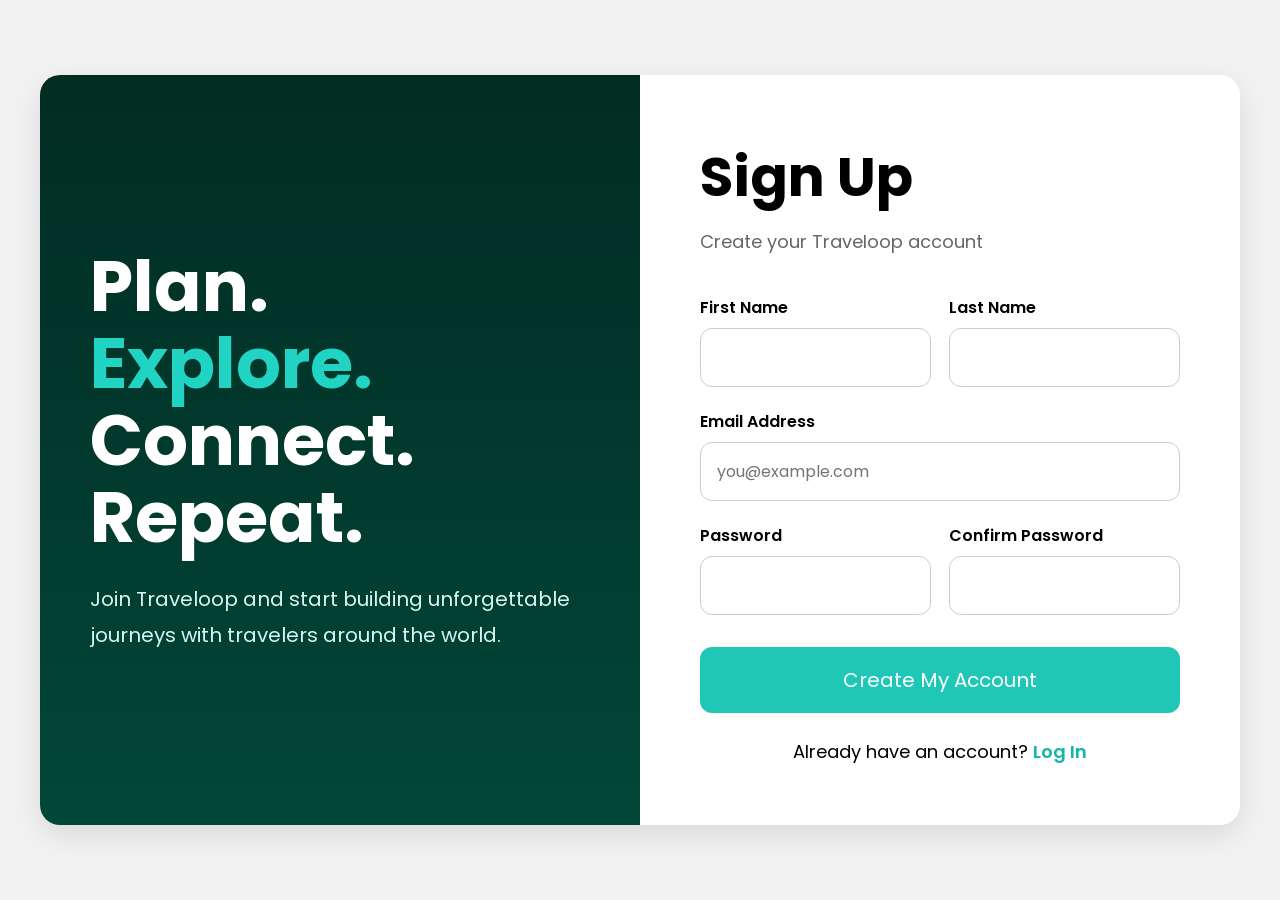
<file: traveloop/traveloop/templates/login.html>
<!DOCTYPE html>
<html lang="en">
<head>
  <meta charset="UTF-8" />
  <meta name="viewport" content="width=device-width, initial-scale=1.0"/>
  <title>Traveloop Sign Up</title>

  <link rel="preconnect" href="https://fonts.googleapis.com">
  <link rel="preconnect" href="https://fonts.gstatic.com" crossorigin>
  <link href="https://fonts.googleapis.com/css2?family=Poppins:wght@300;400;500;600;700&display=swap" rel="stylesheet">

  <style>

    *{
      margin:0;
      padding:0;
      box-sizing:border-box;
      font-family:'Poppins',sans-serif;
    }

    body{
      background:#f2f2f2;
      display:flex;
      justify-content:center;
      align-items:center;
      min-height:100vh;
      padding:20px;
    }

    .container{
      width:100%;
      max-width:1200px;
      background:white;
      border-radius:20px;
      overflow:hidden;
      display:grid;
      grid-template-columns:1fr 1fr;
      box-shadow:0 10px 30px rgba(0,0,0,0.1);
    }

    

    .left{
      background:linear-gradient(180deg,#022c22,#014737);
      color:white;
      padding:60px 50px;
      display:flex;
      flex-direction:column;
      justify-content:center;
    }

    .left h1{
      font-size:70px;
      line-height:1.1;
      margin-bottom:25px;
      font-weight:700;
    }

    .left span{
      color:#20d3c2;
    }

    .left p{
      font-size:20px;
      line-height:1.8;
      color:#d7f5f2;
    }

  

    .right{
      padding:60px;
    }

    .right h2{
      font-size:55px;
      margin-bottom:10px;
    }

    .subtitle{
      color:#666;
      margin-bottom:40px;
      font-size:18px;
    }

    .form-group{
      margin-bottom:22px;
    }

    label{
      display:block;
      margin-bottom:8px;
      font-weight:600;
    }

    input{
      width:100%;
      padding:16px;
      border:1px solid #ccc;
      border-radius:12px;
      font-size:16px;
      outline:none;
    }

    input:focus{
      border-color:#14b8a6;
    }

    .row{
      display:grid;
      grid-template-columns:1fr 1fr;
      gap:18px;
    }

    .btn{
      width:100%;
      padding:18px;
      border:none;
      border-radius:12px;
      background:#20c7b7;
      color:white;
      font-size:20px;
      cursor:pointer;
      margin-top:10px;
      transition:0.3s;
    }

    .btn:hover{
      background:#0ea596;
    }

    .error{
      color:red;
      font-size:14px;
      margin-top:6px;
      display:none;
    }

    .bottom-text{
      text-align:center;
      margin-top:25px;
      font-size:18px;
    }

    .bottom-text a{
      color:#14b8a6;
      text-decoration:none;
      font-weight:600;
    }

    @media(max-width:900px){

      .container{
        grid-template-columns:1fr;
      }

      .left{
        display:none;
      }

      .right{
        padding:40px 25px;
      }

      .right h2{
        font-size:42px;
      }

      .row{
        grid-template-columns:1fr;
      }
    }

  </style>
</head>
<body>


  <div class="container">

    
    <div class="left">
      <h1>
        Plan.<br>
        <span>Explore.</span><br>
        Connect.<br>
        Repeat.
      </h1>

      <p>
        Join Traveloop and start building unforgettable journeys with travelers around the world.
      </p>
    </div>

  
    <div class="right">

      <h2>Sign Up</h2>
      <p class="subtitle">Create your Traveloop account</p>

      <form id="signupForm">

        <div class="row">

          <div class="form-group">
            <label>First Name</label>
            <input type="text" id="firstName" required>
          </div>

          <div class="form-group">
            <label>Last Name</label>
            <input type="text" id="lastName" required>
          </div>

        </div>

        <div class="form-group">
          <label>Email Address</label>
          <input type="text" id="email" placeholder="you@example.com">

          <div class="error" id="emailError">
            Invalid email address
          </div>
        </div>

        <div class="row">

          <div class="form-group">
            <label>Password</label>
            <input type="password" id="password">

            <div class="error" id="passwordError">
              Password must contain:
              8 characters, uppercase, lowercase,
              number and special character
            </div>
          </div>

          <div class="form-group">
            <label>Confirm Password</label>
            <input type="password" id="confirmPassword">

            <div class="error" id="confirmError">
              Passwords do not match
            </div>
          </div>

        </div>

        <button type="submit" class="btn">
          Create My Account
        </button>

      </form>

      <div class="bottom-text">
        Already have an account?
        <a href="login.html">Log In</a>
      </div>

    </div>

  </div>

  <script>

    const form = document.getElementById("signupForm");

    form.addEventListener("submit", function(e){

      e.preventDefault();

      const email = document.getElementById("email").value.trim();
      const password = document.getElementById("password").value;
      const confirmPassword = document.getElementById("confirmPassword").value;

      const emailError = document.getElementById("emailError");
      const passwordError = document.getElementById("passwordError");
      const confirmError = document.getElementById("confirmError");

      
      emailError.style.display = "none";
      passwordError.style.display = "none";
      confirmError.style.display = "none";

      let valid = true;

      
      const emailPattern =
      /^[^\s@]+@[^\s@]+\.[^\s@]+$/;

      if(!emailPattern.test(email)){
        emailError.style.display = "block";
        valid = false;
      }

      
      const passwordPattern =
      /^(?=.*[a-z])(?=.*[A-Z])(?=.*\d)(?=.*[@$!%*?&])[A-Za-z\d@$!%*?&]{8,}$/;

      if(!passwordPattern.test(password)){
        passwordError.style.display = "block";
        valid = false;
      }

      
      if(password !== confirmPassword){
        confirmError.style.display = "block";
        valid = false;
      }

      
      if(valid){

        alert("Account Created Successfully!");

      
        window.location.href = "index.html";
      }

    });

  </script>
</body>
</html>
</file>
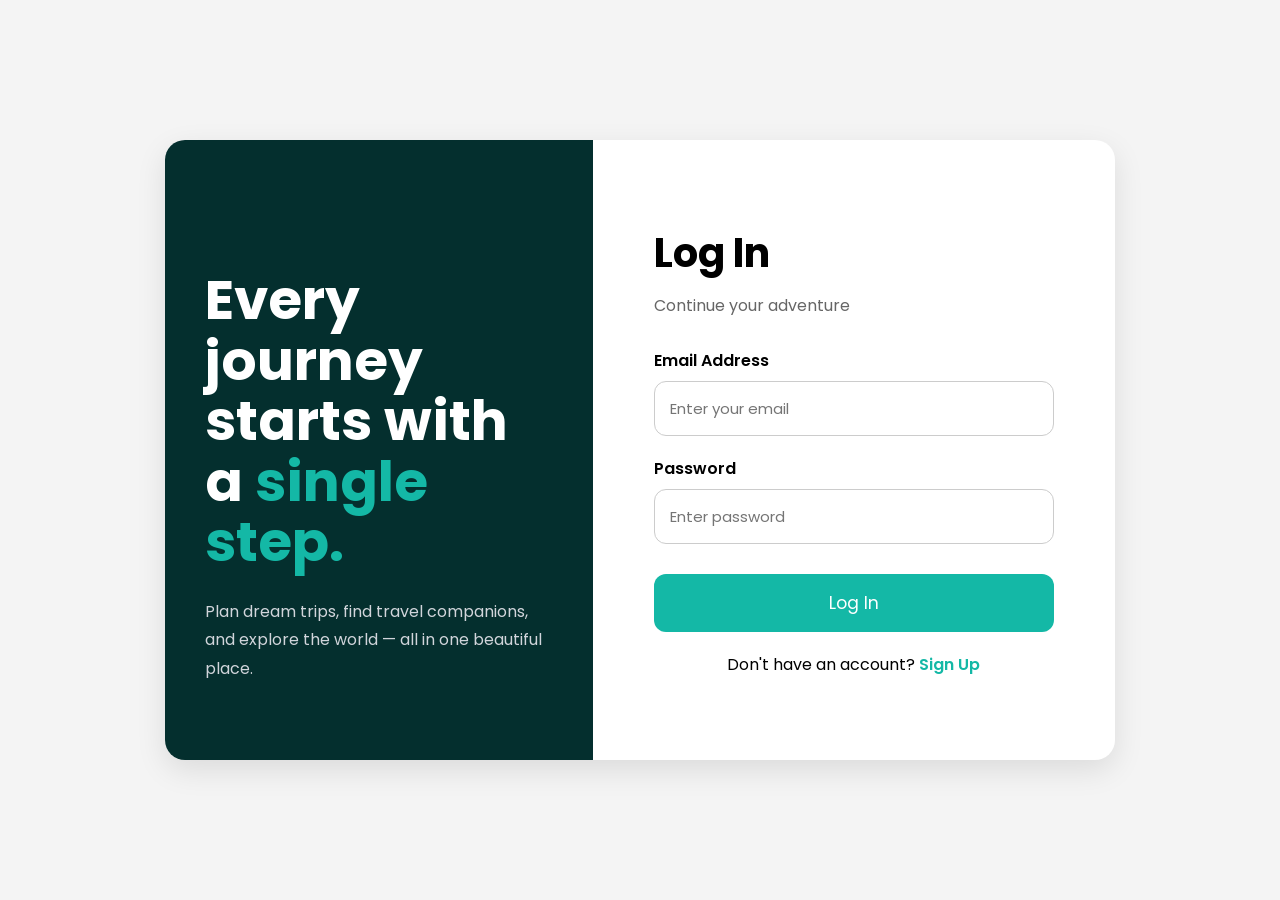
<file: traveloop/traveloop/templates/sign.html>
<!DOCTYPE html>
<html lang="en">
<head>
<meta charset="UTF-8">
<meta name="viewport" content="width=device-width, initial-scale=1.0">
<title>Traveloop Login</title>

<link href="https://fonts.googleapis.com/css2?family=Poppins:wght@300;400;500;600;700&display=swap" rel="stylesheet">

<style>

*{
    margin:0;
    padding:0;
    box-sizing:border-box;
    font-family:'Poppins',sans-serif;
}

body{
    height:100vh;
    display:flex;
    justify-content:center;
    align-items:center;
    background:#f4f4f4;
}

.container{
    width:950px;
    max-width:95%;
    height:620px;
    background:white;
    border-radius:20px;
    overflow:hidden;
    display:flex;
    box-shadow:0 10px 30px rgba(0,0,0,0.1);
}

/* LEFT */

.left{
    width:45%;
    background:#042f2e;
    color:white;
    padding:50px 40px;
    position:relative;
}

.left h1{
    font-size:55px;
    line-height:1.1;
    margin-top:80px;
    margin-bottom:25px;
}

.left span{
    color:#14b8a6;
}

.left p{
    color:#d1d5db;
    line-height:1.8;
    margin-bottom:70px;
}

.stats{
    display:flex;
    gap:30px;
}

.stats h2{
    font-size:35px;
}

.stats p{
    font-size:14px;
}

/* RIGHT */

.right{
    width:55%;
    display:flex;
    justify-content:center;
    align-items:center;
    padding:40px;
}

.form-box{
    width:100%;
    max-width:400px;
}

.form-box h2{
    font-size:40px;
    margin-bottom:10px;
}

.subtitle{
    color:#666;
    margin-bottom:30px;
}

.input-group{
    margin-bottom:20px;
}

.input-group label{
    display:block;
    margin-bottom:8px;
    font-weight:600;
}

.input-group input{
    width:100%;
    padding:15px;
    border:1px solid #ccc;
    border-radius:12px;
    outline:none;
    font-size:15px;
}

.input-group input:focus{
    border-color:#14b8a6;
}

.error{
    color:red;
    font-size:14px;
    margin-top:5px;
}

.login-btn{
    width:100%;
    padding:16px;
    border:none;
    background:#14b8a6;
    color:white;
    font-size:17px;
    border-radius:12px;
    cursor:pointer;
    margin-top:10px;
    transition:0.3s;
}

.login-btn:hover{
    background:#0f766e;
}

.signup-text{
    text-align:center;
    margin-top:20px;
}

.signup-text a{
    color:#14b8a6;
    text-decoration:none;
    font-weight:600;
}

@media(max-width:850px){

    .container{
        flex-direction:column;
        height:auto;
    }

    .left,
    .right{
        width:100%;
    }

    .left h1{
        font-size:40px;
    }
}

</style>
</head>

<body>

<div class="container">

    <!-- LEFT SIDE -->

    <div class="left">

        <h1>
            Every journey starts with a
            <span>single step.</span>
        </h1>

        <p>
            Plan dream trips, find travel companions,
            and explore the world — all in one beautiful place.
        </p>

        <div class="stats">

            <div>
                <h2>50K+</h2>
                <p>Travelers</p>
            </div>

            <div>
                <h2>120+</h2>
                <p>Countries</p>
            </div>

            <div>
                <h2>8K+</h2>
                <p>Groups</p>
            </div>

        </div>

    </div>

    <!-- RIGHT SIDE -->

    <div class="right">

        <div class="form-box">

            <h2>Log In</h2>

            <p class="subtitle">
                Continue your adventure
            </p>

            <form id="loginForm">

                <!-- EMAIL -->

                <div class="input-group">

                    <label>Email Address</label>

                    <input 
                        type="text"
                        id="email"
                        placeholder="Enter your email"
                    >

                    <div class="error" id="emailError"></div>

                </div>

                <!-- PASSWORD -->

                <div class="input-group">

                    <label>Password</label>

                    <input
                        type="password"
                        id="password"
                        placeholder="Enter password"
                    >

                    <div class="error" id="passwordError"></div>

                </div>

                <button type="submit" class="login-btn">
                    Log In
                </button>

            </form>

            <div class="signup-text">
                Don't have an account?
                <a href="signup.html">Sign Up</a>
            </div>

        </div>

    </div>

</div>

<script>

const form = document.getElementById("loginForm");

form.addEventListener("submit", function(e){

    e.preventDefault();

    const email = document.getElementById("email").value.trim();
    const password = document.getElementById("password").value.trim();

    const emailError = document.getElementById("emailError");
    const passwordError = document.getElementById("passwordError");

    emailError.textContent = "";
    passwordError.textContent = "";

    let isValid = true;

    /* EMAIL VALIDATION */

    const emailPattern =
    /^[^ ]+@[^ ]+\.[a-z]{2,3}$/;

    if(email === ""){

        emailError.textContent =
        "Email is required";

        isValid = false;

    }
    else if(!emailPattern.test(email)){

        emailError.textContent =
        "Invalid email address";

        isValid = false;
    }

    /* PASSWORD VALIDATION */

    const passwordPattern =
    /^(?=.*[a-z])(?=.*[A-Z])(?=.*\d)(?=.*[@$!%*?&])[A-Za-z\d@$!%*?&]{8,}$/;

    if(password === ""){

        passwordError.textContent =
        "Password is required";

        isValid = false;
    }
    else if(!passwordPattern.test(password)){

        passwordError.textContent =
        "Password must contain:\n8 characters, uppercase, lowercase, number and special character";

        isValid = false;
    }

    /* SUCCESS */

    if(isValid){

        alert("Login Successful!");

        /* MOVE TO HOME PAGE */

        window.location.href = "index.html";
    }

});

</script>

</body>
</html>
</file>
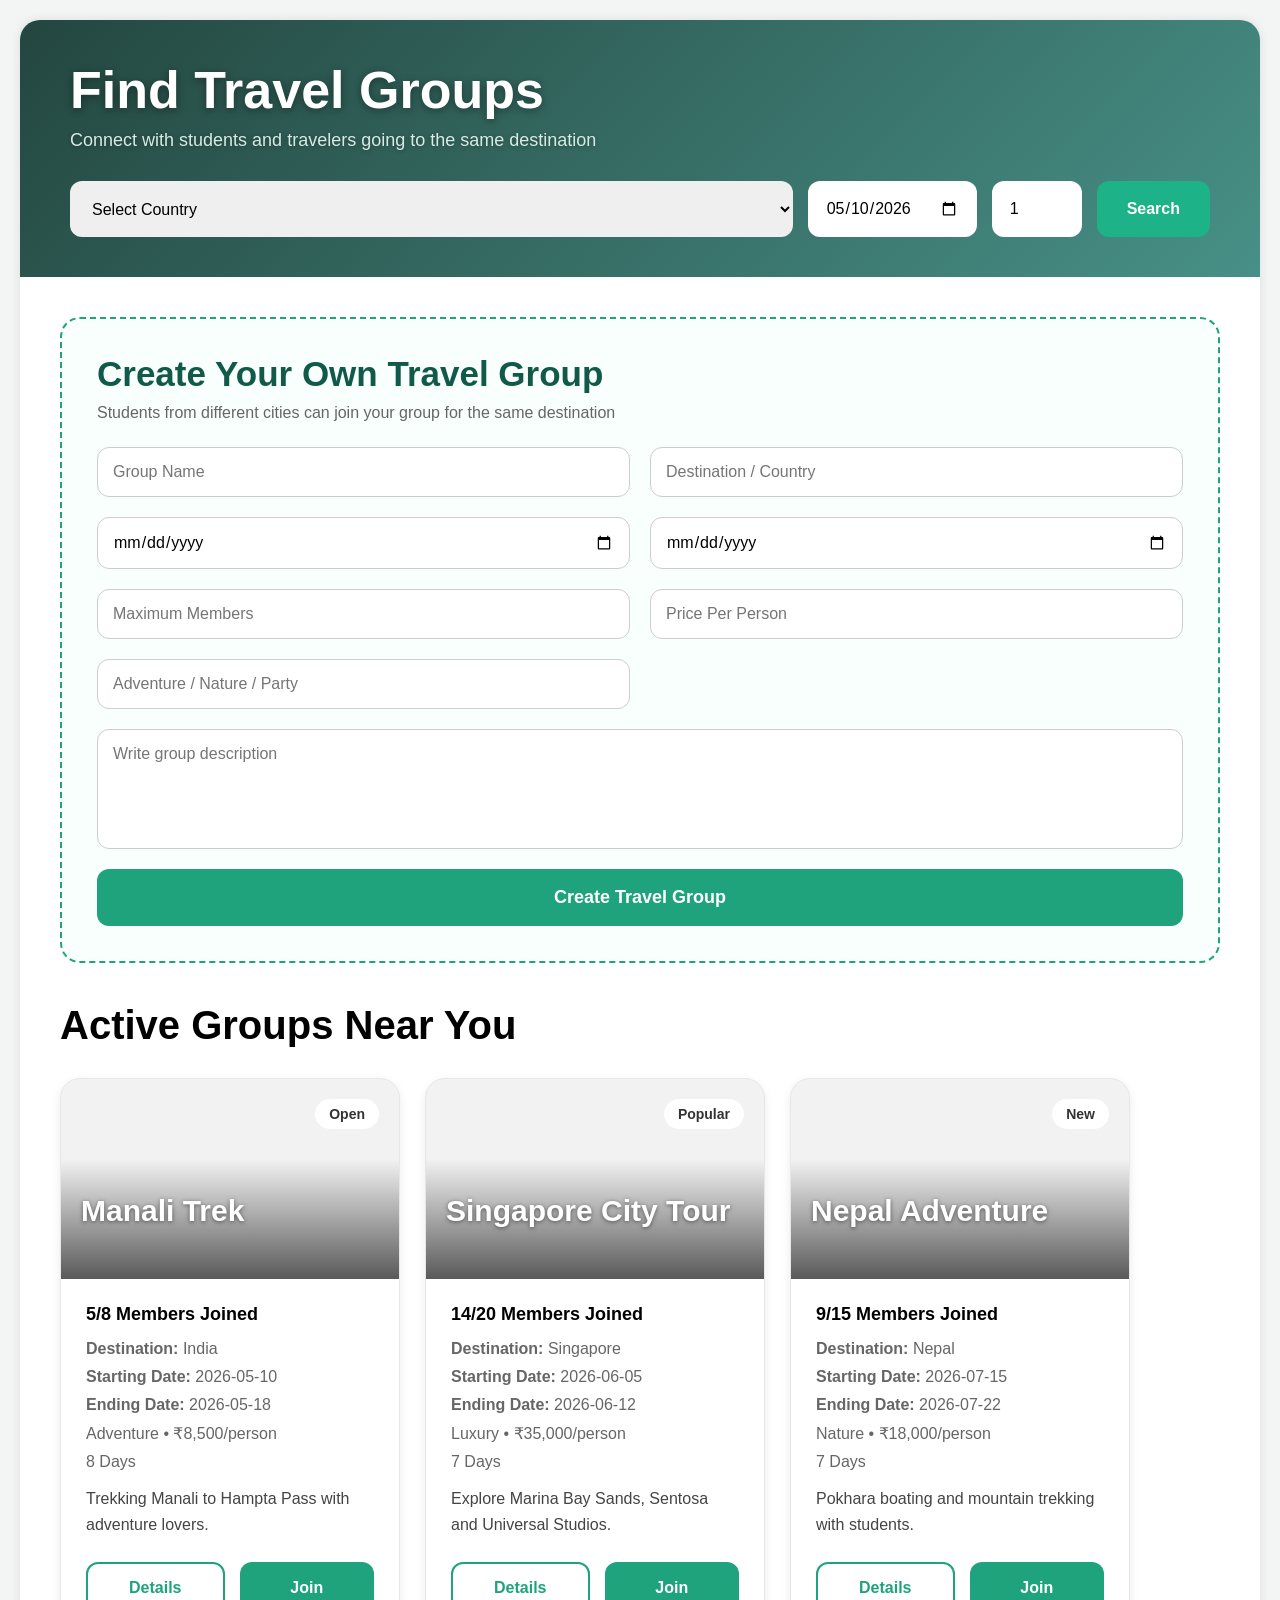
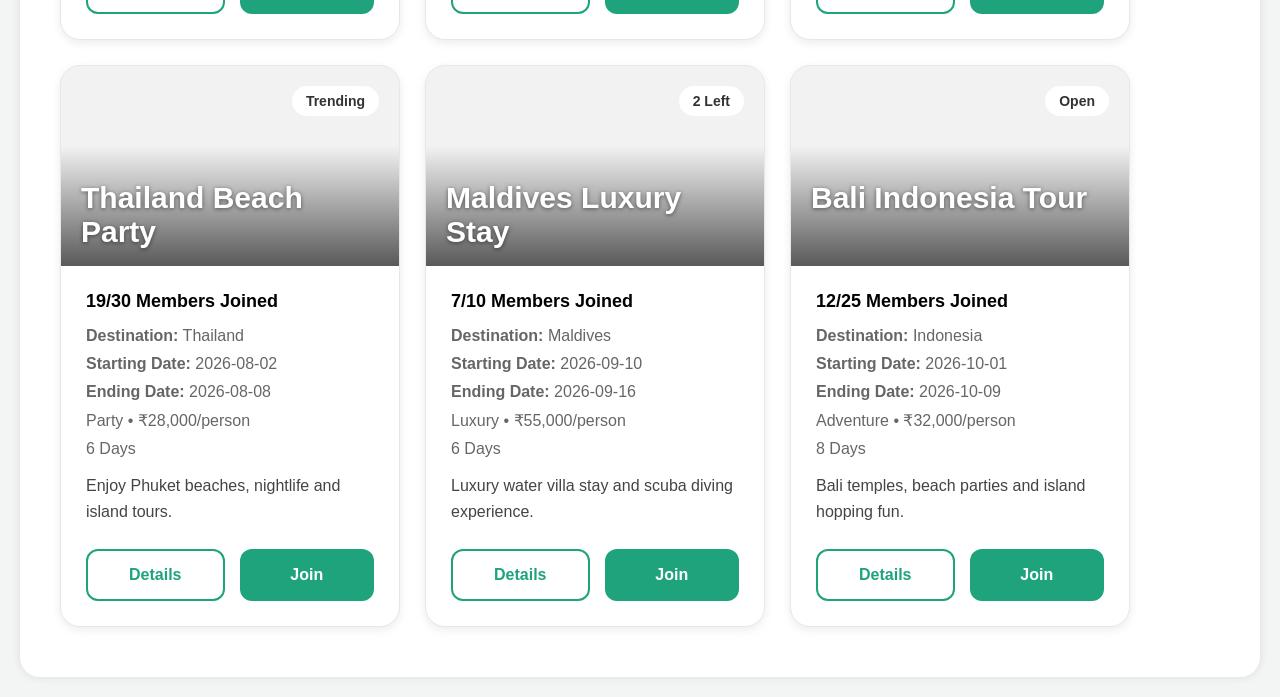
<file: traveloop/traveloop/templates/travel.html>
<!DOCTYPE html>
<html lang="en">

<head>

<meta charset="UTF-8">
<meta name="viewport" content="width=device-width, initial-scale=1.0"/>
<title>Dynamic Travel Groups</title>

<style>

*{
  margin:0;
  padding:0;
  box-sizing:border-box;
  font-family:Arial,sans-serif;
}

body{
  background:#f3f5f4;
  padding:20px;
}

.container{
  max-width:1300px;
  margin:auto;
  background:white;
  border-radius:20px;
  overflow:hidden;
  box-shadow:0 0 10px rgba(0,0,0,0.1);
}

/* =============================================
   HERO SECTION
   Natural landscape background image is set here.
   The dark green gradient overlays the image for
   readability of text on top.

   ✏️  TO CHANGE THE BACKGROUND IMAGE:
       Find the .hero rule below and change the URL
       inside background-image to any image URL.
       Example:
         background-image: url('https://your-image-url.jpg');
       Keep the gradient overlay so text stays readable.
============================================= */
.hero{
  position: relative;
  padding:40px 50px;
  color:white;
  overflow: hidden;

  /* ✏️  HERO BACKGROUND IMAGE — change this URL to update the background */
  background-image: url('https://images.unsplash.com/photo-1469474968028-56623f02e42e?w=1400&q=80');
  background-size: cover;
  background-position: center;
  background-repeat: no-repeat;
}

/* Dark green gradient overlay on top of the image
   so that title and search text are readable */
.hero::before{
  content:'';
  position:absolute;
  inset:0;
  background: linear-gradient(135deg,
    rgba(5, 45, 37, 0.88) 0%,
    rgba(10, 107, 95, 0.75) 100%
  );
  z-index:0;
}

/* All hero children sit above the overlay */
.hero > *{
  position: relative;
  z-index: 1;
}

.hero h1{
  font-size:52px;
  margin-bottom:10px;
  text-shadow: 0 2px 8px rgba(0,0,0,0.4);
}

.hero p{
  color:#d6ebe4;
  font-size:18px;
  margin-bottom:30px;
  text-shadow: 0 1px 4px rgba(0,0,0,0.3);
}

/* SEARCH */

.search-bar{
  display:flex;
  gap:15px;
  flex-wrap:wrap;
}

.search-input,
.search-select{
  padding:18px;
  border:none;
  border-radius:12px;
  font-size:16px;
  outline:none;
}

.search-input{
  flex:1;
  min-width:250px;
}

.search-btn{
  background:#1db287;
  color:white;
  border:none;
  padding:18px 30px;
  border-radius:12px;
  cursor:pointer;
  font-size:16px;
  font-weight:bold;
}

.search-btn:hover{
  background:#158f6c;
}

/* CREATE GROUP */

.create-group{
  margin:40px;
  padding:35px;
  border-radius:20px;
  border:2px dashed #1ea37d;
  background:#f8fffc;
}

.create-group h2{
  font-size:35px;
  color:#115948;
  margin-bottom:10px;
}

.create-group p{
  color:#666;
  margin-bottom:25px;
}

.form-grid{
  display:grid;
  grid-template-columns:1fr 1fr;
  gap:20px;
}

.form-grid input,
.form-grid select,
.form-grid textarea{
  width:100%;
  padding:15px;
  border-radius:12px;
  border:1px solid #ccc;
  font-size:16px;
}

.form-grid textarea{
  resize:none;
  height:120px;
}

.full-width{
  grid-column:1/3;
}

.create-btn{
  margin-top:20px;
  width:100%;
  padding:18px;
  border:none;
  background:#1ea37d;
  color:white;
  border-radius:12px;
  font-size:18px;
  cursor:pointer;
  font-weight:bold;
}

.create-btn:hover{
  background:#15795d;
}

/* SECTION */

.section-header{
  display:flex;
  justify-content:space-between;
  align-items:center;
  margin:0 40px 30px;
}

.section-header h2{
  font-size:40px;
}

/* =============================================
   DESTINATION CARDS
   Each card has a background image set via
   inline style="background-image:url('...')"
   in the JavaScript displayGroups() function.

   ✏️  TO CHANGE A CARD'S IMAGE:
       Scroll down to the `groups` array in the
       <script> section and find the group by name.
       Change the `image` property URL.
       Example:
         image: "https://new-image-url.jpg"

       Unsplash URLs used here — append ?w=600&q=80
       for fast loading.
============================================= */
.cards{
  display:flex;
  gap:25px;
  padding:0 40px 50px;
  flex-wrap:wrap;
}

.card{
  width:340px;
  background:white;
  border-radius:20px;
  overflow:hidden;
  box-shadow:0 3px 10px rgba(0,0,0,0.08);
  border:1px solid #e7e7e7;
}

.card-header{
  height:200px;
  background-size:cover;
  background-position:center;
  position:relative;
  padding:20px;
  color:white;
}

/* Gradient overlay on card images so text is readable */
.card-header::before{
  content:'';
  position:absolute;
  inset:0;
  background: linear-gradient(to top,
    rgba(0,0,0,0.65) 0%,
    rgba(0,0,0,0.05) 60%
  );
  z-index:0;
}

.card-header > *{
  position: relative;
  z-index: 1;
}

.badge{
  position:absolute;
  top:20px;
  right:20px;
  background:white;
  color:#333;
  padding:7px 14px;
  border-radius:30px;
  font-size:14px;
  font-weight:bold;
  z-index:1;
}

.card-header h3{
  margin-top:95px;
  font-size:30px;
  text-shadow: 0 1px 4px rgba(0,0,0,0.5);
}

.date{
  margin-top:10px;
  font-size:16px;
}

.card-body{
  padding:25px;
}

.members{
  font-size:18px;
  font-weight:bold;
  margin-bottom:15px;
}

.info{
  color:#666;
  margin-bottom:10px;
}

.description{
  margin-top:15px;
  line-height:1.6;
  color:#444;
}

.buttons{
  display:flex;
  gap:15px;
  margin-top:25px;
}

.details-btn,
.join-btn{
  flex:1;
  padding:15px;
  border-radius:12px;
  cursor:pointer;
  font-size:16px;
  font-weight:bold;
}

.details-btn{
  background:white;
  border:2px solid #1ea37d;
  color:#1ea37d;
}

.join-btn{
  border:none;
  background:#1ea37d;
  color:white;
}

.join-btn:hover{
  background:#167a5f;
}

@media(max-width:1000px){

  .cards{
    justify-content:center;
  }

  .form-grid{
    grid-template-columns:1fr;
  }

  .full-width{
    grid-column:auto;
  }

  .hero h1{
    font-size:38px;
  }

}

</style>

</head>

<body>

<div class="container">

  <!-- =============================================
       HERO SECTION
       Background: Natural landscape photo (mountain/forest)
       with a dark green gradient overlay.
       ✏️  Change the image URL in CSS .hero { background-image: }
  ============================================= -->
  <div class="hero">

    <h1>Find Travel Groups</h1>

    <p>Connect with students and travelers going to the same destination</p>

    <!-- SEARCH BAR -->
    <div class="search-bar">

      <!-- COUNTRY OPTIONS -->
      <select id="searchInput" class="search-input">
        <option value="">Select Country</option>
        <option value="India">India</option>
        <option value="Singapore">Singapore</option>
        <option value="Nepal">Nepal</option>
        <option value="Thailand">Thailand</option>
        <option value="Maldives">Maldives</option>
        <option value="Indonesia">Indonesia</option>
      </select>

      <input type="date" id="searchDate" class="search-select" value="2026-05-10">

      <input type="number" id="sizeFilter" class="search-select" min="1" max="100" value="1">

      <button class="search-btn" onclick="searchGroups()">Search</button>

    </div>

  </div>

  <!-- CREATE GROUP FORM -->
  <div class="create-group">

    <h2>Create Your Own Travel Group</h2>
    <p>Students from different cities can join your group for the same destination</p>

    <div class="form-grid">
      <input type="text"   id="groupName"        placeholder="Group Name">
      <input type="text"   id="destination"      placeholder="Destination / Country">
      <input type="date"   id="groupStartDate">
      <input type="date"   id="groupEndDate">
      <input type="number" id="groupSize"        min="1" max="100" placeholder="Maximum Members">
      <input type="number" id="groupPrice"       placeholder="Price Per Person">
      <input type="text"   id="groupType"        placeholder="Adventure / Nature / Party">
      <textarea id="groupDescription" class="full-width" placeholder="Write group description"></textarea>
    </div>

    <button class="create-btn" onclick="createGroup()">Create Travel Group</button>

  </div>

  <!-- ACTIVE GROUPS -->
  <div class="section-header">
    <h2>Active Groups Near You</h2>
  </div>

  <!-- =============================================
       CARDS CONTAINER
       Cards are generated by JavaScript below.
       Each card's image comes from the `image`
       property in the groups array.
  ============================================= -->
  <div class="cards" id="cardsContainer"></div>

</div>

<script>

/* =============================================
   GROUPS DATA ARRAY
   Each object = one destination card.

   ✏️  TO CHANGE A CARD IMAGE:
       Find the group by `name` and update `image`.
       Use any direct image URL ending in .jpg/.png
       or an Unsplash URL like:
         "https://images.unsplash.com/photo-XXXX?w=600&q=80"

   ✏️  TO ADD A NEW GROUP:
       Copy one object, paste at top of array,
       and fill in all fields.
============================================= */
let groups = [

  {
    name: "Manali Trek",
    destination: "India",
    startDate: "2026-05-10",
    endDate: "2026-05-18",
    size: 8,
    joined: 5,
    type: "Adventure",
    price: "₹8,500/person",
    duration: "8 Days",
    description: "Trekking Manali to Hampta Pass with adventure lovers.",
    badge: "Open",
    /* ✏️ Manali — snowy Himalayan mountain image */
    image: "https://images.unsplash.com/photo-1501785888041-af3ef285b470?w=600&q=80"
  },

  {
    name: "Singapore City Tour",
    destination: "Singapore",
    startDate: "2026-06-05",
    endDate: "2026-06-12",
    size: 20,
    joined: 14,
    type: "Luxury",
    price: "₹35,000/person",
    duration: "7 Days",
    description: "Explore Marina Bay Sands, Sentosa and Universal Studios.",
    badge: "Popular",
    /* ✏️ Singapore — city skyline / Marina Bay image */
    image: "https://images.unsplash.com/photo-1525625293386-3f8f99389edd?w=600&q=80"
  },

  {
    name: "Nepal Adventure",
    destination: "Nepal",
    startDate: "2026-07-15",
    endDate: "2026-07-22",
    size: 15,
    joined: 9,
    type: "Nature",
    price: "₹18,000/person",
    duration: "7 Days",
    description: "Pokhara boating and mountain trekking with students.",
    badge: "New",
    /* ✏️ Nepal — Himalayan landscape / Pokhara lake image */
    image: "https://images.unsplash.com/photo-1544735716-392fe2489ffa?w=600&q=80"
  },

  {
    name: "Thailand Beach Party",
    destination: "Thailand",
    startDate: "2026-08-02",
    endDate: "2026-08-08",
    size: 30,
    joined: 19,
    type: "Party",
    price: "₹28,000/person",
    duration: "6 Days",
    description: "Enjoy Phuket beaches, nightlife and island tours.",
    badge: "Trending",
    /* ✏️ Thailand — tropical beach / Phuket image */
    image: "https://images.unsplash.com/photo-1508009603885-50cf7c579365?w=600&q=80"
  },

  {
    name: "Maldives Luxury Stay",
    destination: "Maldives",
    startDate: "2026-09-10",
    endDate: "2026-09-16",
    size: 10,
    joined: 7,
    type: "Luxury",
    price: "₹55,000/person",
    duration: "6 Days",
    description: "Luxury water villa stay and scuba diving experience.",
    badge: "2 Left",
    /* ✏️ Maldives — overwater bungalow / turquoise sea image */
    image: "https://images.unsplash.com/photo-1514282401047-d79a71a590e8?w=600&q=80"
  },

  {
    name: "Bali Indonesia Tour",
    destination: "Indonesia",
    startDate: "2026-10-01",
    endDate: "2026-10-09",
    size: 25,
    joined: 12,
    type: "Adventure",
    price: "₹32,000/person",
    duration: "8 Days",
    description: "Bali temples, beach parties and island hopping fun.",
    badge: "Open",
    /* ✏️ Bali — rice terraces / temple image */
    image: "https://images.unsplash.com/photo-1537996194471-e657df975ab4?w=600&q=80"
  }

];

/* DISPLAY CARDS */
function displayGroups(data){

  const container = document.getElementById("cardsContainer");
  container.innerHTML = "";

  if(data.length === 0){
    container.innerHTML = "<h2 style='padding:40px'>No Groups Found</h2>";
    return;
  }

  data.forEach(group => {

    container.innerHTML += `
    <div class="card">

      <!-- Card image: set via inline background-image from group.image -->
      <div class="card-header"
           style="background-image:url('${group.image}')">

        <div class="badge">${group.badge}</div>
        <h3>${group.name}</h3>

      </div>

      <div class="card-body">

        <div class="members">${group.joined}/${group.size} Members Joined</div>

        <div class="info"><b>Destination:</b> ${group.destination}</div>
        <div class="info"><b>Starting Date:</b> ${group.startDate}</div>
        <div class="info"><b>Ending Date:</b> ${group.endDate}</div>
        <div class="info">${group.type} • ${group.price}</div>
        <div class="info">${group.duration}</div>

        <div class="description">${group.description}</div>

        <div class="buttons">
          <button class="details-btn" onclick="showDetails('${group.name}')">Details</button>
          <button class="join-btn"    onclick="joinGroup('${group.name}')">Join</button>
        </div>

      </div>

    </div>
    `;

  });

}

/* SEARCH */
function searchGroups(){

  const searchText  = document.getElementById("searchInput").value.toLowerCase();
  const selectedDate = document.getElementById("searchDate").value;
  const sizeFilter  = parseInt(document.getElementById("sizeFilter").value);

  let filtered = groups.filter(group => {
    let matchesSearch = searchText === "" || group.destination.toLowerCase().includes(searchText);
    let matchesDate   = selectedDate === "" || group.startDate >= selectedDate;
    let matchesSize   = group.size >= sizeFilter;
    return matchesSearch && matchesDate && matchesSize;
  });

  displayGroups(filtered);

}

/* CREATE GROUP */
function createGroup(){

  const name        = document.getElementById("groupName").value.trim();
  const destination = document.getElementById("destination").value.trim();
  const startDate   = document.getElementById("groupStartDate").value;
  const endDate     = document.getElementById("groupEndDate").value;
  const size        = document.getElementById("groupSize").value;
  const price       = document.getElementById("groupPrice").value;
  const type        = document.getElementById("groupType").value.trim();
  const description = document.getElementById("groupDescription").value.trim();

  if(!name || !destination || !startDate || !endDate || !size || !price || !type || !description){
    alert("Please fill all fields");
    return;
  }

  if(endDate < startDate){
    alert("Ending date cannot be before starting date");
    return;
  }

  /* Auto trip duration */
  const diffDays = Math.ceil((new Date(endDate) - new Date(startDate)) / (1000*60*60*24)) + 1;

  /* =============================================
     AUTO IMAGE SELECTION FOR NEW GROUPS
     When a user creates a group, an image is
     auto-picked based on the destination keyword.

     ✏️  TO ADD A NEW DESTINATION'S AUTO IMAGE:
         Add a new else if block:
           else if(place.includes("your-place")){
             imageUrl = "https://your-image-url.jpg";
           }
  ============================================= */
  let imageUrl = "https://images.unsplash.com/photo-1469474968028-56623f02e42e?w=600&q=80";
  const place  = destination.toLowerCase();

  if(place.includes("india")){
    imageUrl = "https://images.unsplash.com/photo-1524492412937-b28074a5d7da?w=600&q=80";
  } else if(place.includes("singapore")){
    imageUrl = "https://images.unsplash.com/photo-1525625293386-3f8f99389edd?w=600&q=80";
  } else if(place.includes("nepal")){
    imageUrl = "https://images.unsplash.com/photo-1544735716-392fe2489ffa?w=600&q=80";
  } else if(place.includes("thailand")){
    imageUrl = "https://images.unsplash.com/photo-1508009603885-50cf7c579365?w=600&q=80";
  } else if(place.includes("maldives")){
    imageUrl = "https://images.unsplash.com/photo-1514282401047-d79a71a590e8?w=600&q=80";
  } else if(place.includes("indonesia") || place.includes("bali")){
    imageUrl = "https://images.unsplash.com/photo-1537996194471-e657df975ab4?w=600&q=80";
  }

  /* Badge logic */
  let badgeText = "Open";
  if(size <= 10)  badgeText = "Limited";
  else if(size >= 25) badgeText = "Trending";

  const newGroup = {
    name, destination, startDate, endDate,
    size: parseInt(size),
    joined: 1,
    type,
    price: "₹" + price + "/person",
    duration: diffDays + " Days",
    description,
    badge: badgeText,
    image: imageUrl
  };

  groups.unshift(newGroup);
  displayGroups(groups);
  alert("Travel Group Created Successfully");

  /* Clear form */
  ["groupName","destination","groupStartDate","groupEndDate",
   "groupSize","groupPrice","groupType","groupDescription"]
  .forEach(id => document.getElementById(id).value = "");

}

/* JOIN */
function joinGroup(groupName){

  groups.forEach(group => {
    if(group.name === groupName){
      if(group.joined < group.size){
        group.joined++;
        alert("You joined " + group.name);
      } else {
        alert("Group Full");
      }
    }
  });

  displayGroups(groups);

}

/* DETAILS */
function showDetails(groupName){

  groups.forEach(group => {
    if(group.name === groupName){
      alert(
        "Group: "       + group.name        + "\n" +
        "Destination: " + group.destination  + "\n" +
        "Start Date: "  + group.startDate    + "\n" +
        "End Date: "    + group.endDate      + "\n" +
        "Members: "     + group.joined + "/" + group.size + "\n" +
        "Type: "        + group.type         + "\n" +
        "Price: "       + group.price        + "\n\n" +
        "Description:\n"+ group.description
      );
    }
  });

}

/* INITIAL LOAD */
displayGroups(groups);

</script>

</body>
</html>
</file>
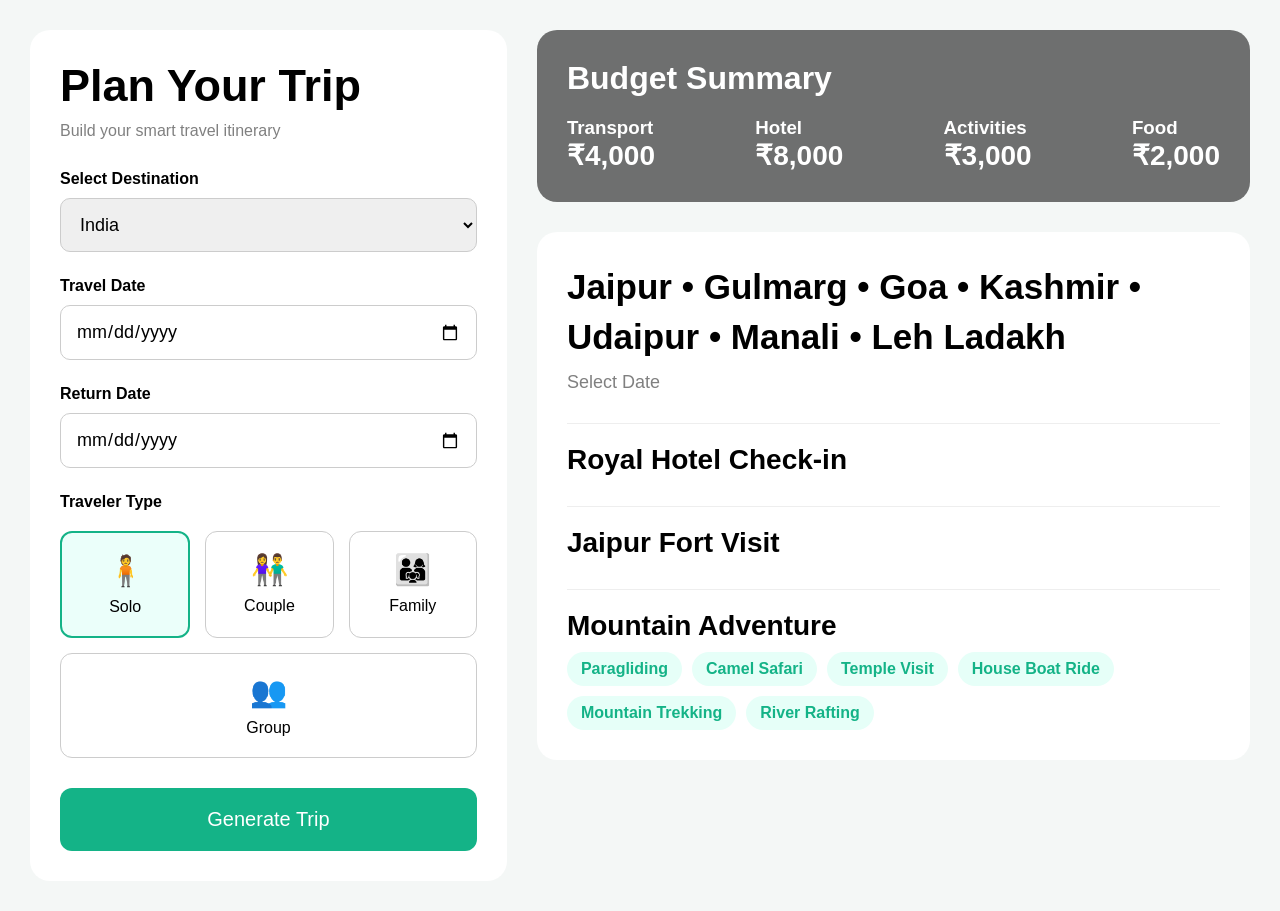
<file: traveloop/traveloop/templates/trip.html>
<!DOCTYPE html>
<html lang="en">

<head>

<meta charset="UTF-8">
<meta name="viewport" content="width=device-width, initial-scale=1.0">

<title>Dynamic Travel Planner</title>

<style>

*{
    margin:0;
    padding:0;
    box-sizing:border-box;
    font-family:Arial;
}

body{
    background:#f4f7f6;
    padding:30px;
}

.container{
    max-width:1300px;
    margin:auto;
    display:flex;
    gap:30px;
}

.left{
    width:40%;
    background:white;
    padding:30px;
    border-radius:20px;
}

.right{
    width:60%;
}

.title{
    font-size:45px;
    font-weight:bold;
}

.subtitle{
    color:gray;
    margin-top:10px;
    margin-bottom:30px;
}

.label{
    margin-top:25px;
    margin-bottom:10px;
    display:block;
    font-weight:bold;
}

.input,
select{
    width:100%;
    padding:15px;
    border-radius:10px;
    border:1px solid #ccc;
    font-size:18px;
}

.traveler-boxes{
    display:flex;
    gap:15px;
    margin-top:20px;
    flex-wrap:wrap;
}

.traveler-card{
    flex:1;
    min-width:100px;
    border:1px solid #ccc;
    border-radius:12px;
    padding:20px;
    text-align:center;
    cursor:pointer;
    transition:0.3s;
}

.active-card{
    border:2px solid #14b387;
    background:#ebfffa;
}

.emoji{
    font-size:30px;
    margin-bottom:10px;
}

.generate-btn{
    width:100%;
    margin-top:30px;
    padding:20px;
    border:none;
    background:#14b387;
    color:white;
    border-radius:12px;
    font-size:20px;
    cursor:pointer;
}

.summary{

    background-size:cover;
    background-position:center;
    padding:30px;
    border-radius:20px;
    color:white;
    position:relative;
    overflow:hidden;
    transition:0.5s;
}

.summary::before{
    content:"";
    position:absolute;
    width:100%;
    height:100%;
    top:0;
    left:0;
    background:rgba(0,0,0,0.55);
}

.summary-content{
    position:relative;
    z-index:2;
}

.budget-grid{
    display:flex;
    justify-content:space-between;
    margin-top:20px;
    flex-wrap:wrap;
    gap:20px;
}

.budget-item p{
    font-size:28px;
    font-weight:bold;
}

.itinerary{
    background:white;
    padding:30px;
    border-radius:20px;
    margin-top:30px;
}

.city-title{
    font-size:35px;
    font-weight:bold;
    line-height:50px;
}

.date-text{
    margin-top:10px;
    color:gray;
    font-size:18px;
}

.timeline{
    margin-top:30px;
}

.activity{
    margin-top:30px;
    border-top:1px solid #eee;
    padding-top:20px;
}

.activity-title{
    font-size:28px;
    font-weight:bold;
}

.tag{
    display:inline-block;
    padding:8px 14px;
    background:#e6fff8;
    color:#14b387;
    border-radius:20px;
    margin-top:10px;
    margin-right:10px;
    font-weight:bold;
}

@media(max-width:1000px){

    .container{
        flex-direction:column;
    }

    .left,
    .right{
        width:100%;
    }

}

</style>

</head>

<body>

<div class="container">

    <!-- LEFT PANEL -->

    <div class="left">

        <div class="title">
            Plan Your Trip
        </div>

        <div class="subtitle">
            Build your smart travel itinerary
        </div>

        <!-- DESTINATION -->

        <label class="label">
            Select Destination
        </label>

        <select id="destinationSelect"
                onchange="changeDestination()">

            <option value="india">
                India
            </option>

            <option value="maldives">
                Maldives
            </option>

            <option value="singapore">
                Singapore
            </option>

            <option value="thailand">
                Thailand
            </option>

            <option value="nepal">
                Nepal
            </option>

        </select>

        <!-- START DATE -->

        <label class="label">
            Travel Date
        </label>

        <input type="date"
               class="input"
               id="travelDate">

        <!-- RETURN DATE -->

        <label class="label">
            Return Date
        </label>

        <input type="date"
               class="input"
               id="returnDate">

        <!-- TRAVELERS -->

        <label class="label">
            Traveler Type
        </label>

        <div class="traveler-boxes">

            <div class="traveler-card active-card"
                 onclick="changeTraveler('solo', this)">

                <div class="emoji">🧍</div>

                Solo

            </div>

            <div class="traveler-card"
                 onclick="changeTraveler('couple', this)">

                <div class="emoji">👫</div>

                Couple

            </div>

            <div class="traveler-card"
                 onclick="changeTraveler('family', this)">

                <div class="emoji">👨‍👩‍👧</div>

                Family

            </div>

            <div class="traveler-card"
                 onclick="changeTraveler('group', this)">

                <div class="emoji">👥</div>

                Group

            </div>

        </div>

        <button class="generate-btn">
            Generate Trip
        </button>

    </div>

    <!-- RIGHT PANEL -->

    <div class="right">

        <!-- SUMMARY -->

        <div class="summary" id="summaryBox">

            <div class="summary-content">

                <h1>
                    Budget Summary
                </h1>

                <div class="budget-grid">

                    <div class="budget-item">

                        <h3>Transport</h3>

                        <p id="transportPrice">
                            ₹0
                        </p>

                    </div>

                    <div class="budget-item">

                        <h3>Hotel</h3>

                        <p id="hotelPrice">
                            ₹0
                        </p>

                    </div>

                    <div class="budget-item">

                        <h3>Activities</h3>

                        <p id="activityPrice">
                            ₹0
                        </p>

                    </div>

                    <div class="budget-item">

                        <h3>Food</h3>

                        <p id="foodPrice">
                            ₹0
                        </p>

                    </div>

                </div>

            </div>

        </div>

        <!-- ITINERARY -->

        <div class="itinerary">

            <div class="city-title"
                 id="cityTitle">

            </div>

            <div class="date-text"
                 id="dateText">

                Select Date

            </div>

            <div class="timeline">

                <div class="activity">

                    <div class="activity-title"
                         id="act1">

                    </div>

                </div>

                <div class="activity">

                    <div class="activity-title"
                         id="act2">

                    </div>

                </div>

                <div class="activity">

                    <div class="activity-title"
                         id="act3">

                    </div>

                </div>

                <!-- ACTIVITIES TAGS -->

                <div id="activitiesBox">

                </div>

            </div>

        </div>

    </div>

</div>

<script>

window.onload = function () {

    let currentTraveler = "solo";

    /* =====================================
       DESTINATION DATA
    ====================================== */

    const destinationData = {

        india: {

            cities:
            "Jaipur • Gulmarg • Goa • Kashmir • Udaipur • Manali • Leh Ladakh",

            activities: [
                "Paragliding",
                "Camel Safari",
                "Temple Visit",
                "House Boat Ride",
                "Mountain Trekking",
                "River Rafting"
            ],

            act1: "Royal Hotel Check-in",

            act2: "Jaipur Fort Visit",

            act3: "Mountain Adventure",

            image:
            "https://images.unsplash.com/photo-1524492412937-b28074a5d7da"

        },

        maldives: {

            cities:
            "Male • Vaadhoo • Addu • Hulhumale • Maafushi • Fulhadhoo • Biyadhoo",

            activities: [
                "Scuba Diving",
                "Luxury Spa",
                "Jet Ski",
                "Private Beach Dinner",
                "Island Hopping",
                "Snorkeling"
            ],

            act1: "Water Villa Check-in",

            act2: "Luxury Island Tour",

            act3: "Private Beach Dinner",

            image:
            "https://images.unsplash.com/photo-1514282401047-d79a71a590e8"

        },

        singapore: {

            cities:
            "Marina Bay • Sentosa • Chinatown • Orchard Road • Clarke Quay • Jurong • Little India",

            activities: [
                "Universal Studios",
                "Night Safari",
                "SkyPark Visit",
                "Cruise Tour",
                "Shopping Festival",
                "Gardens Visit"
            ],

            act1: "Luxury Hotel Check-in",

            act2: "Marina Bay Sands Tour",

            act3: "Sentosa Adventure",

            image:
            "https://images.unsplash.com/photo-1525625293386-3f8f99389edd"

        },

        thailand: {

            cities:
            "Bangkok • Phuket • Krabi • Pattaya • Chiang Mai • Koh Samui • Phi Phi Island",

            activities: [
                "Boat Party",
                "Thai Spa",
                "Night Market",
                "Island Tour",
                "Beach Adventure",
                "Floating Market"
            ],

            act1: "Beach Resort Check-in",

            act2: "Island Tour",

            act3: "Bangkok Nightlife",

            image:
            "https://images.unsplash.com/photo-1508009603885-50cf7c579365"

        },

        nepal: {

            cities:
            "Kathmandu • Pokhara • Lumbini • Bhaktapur • Nagarkot • Chitwan • Everest Region",

            activities: [
                "Mountain Trekking",
                "Temple Visit",
                "Boating",
                "Everest Flight",
                "Jungle Safari",
                "Camping"
            ],

            act1: "Mountain Resort Check-in",

            act2: "Everest Scenic Tour",

            act3: "Pokhara Adventure",

            image:
            "https://images.unsplash.com/photo-1544735716-392fe2489ffa"

        }

    };

    /* =====================================
       BUDGET DATA
    ====================================== */

    const budgetData = {

        india: {

            solo:{
                transport:"₹4,000",
                hotel:"₹8,000",
                activity:"₹3,000",
                food:"₹2,000"
            },

            couple:{
                transport:"₹8,000",
                hotel:"₹15,000",
                activity:"₹6,000",
                food:"₹5,000"
            },

            family:{
                transport:"₹18,000",
                hotel:"₹28,000",
                activity:"₹10,000",
                food:"₹12,000"
            },

            group:{
                transport:"₹25,000",
                hotel:"₹40,000",
                activity:"₹18,000",
                food:"₹15,000"
            }

        },

        maldives: {

            solo:{
                transport:"₹18,000",
                hotel:"₹35,000",
                activity:"₹12,000",
                food:"₹10,000"
            },

            couple:{
                transport:"₹35,000",
                hotel:"₹70,000",
                activity:"₹20,000",
                food:"₹18,000"
            },

            family:{
                transport:"₹60,000",
                hotel:"₹1,20,000",
                activity:"₹40,000",
                food:"₹30,000"
            },

            group:{
                transport:"₹90,000",
                hotel:"₹1,80,000",
                activity:"₹60,000",
                food:"₹45,000"
            }

        },

        singapore: {

            solo:{
                transport:"₹25,000",
                hotel:"₹45,000",
                activity:"₹18,000",
                food:"₹12,000"
            },

            couple:{
                transport:"₹45,000",
                hotel:"₹80,000",
                activity:"₹30,000",
                food:"₹22,000"
            },

            family:{
                transport:"₹85,000",
                hotel:"₹1,40,000",
                activity:"₹55,000",
                food:"₹40,000"
            },

            group:{
                transport:"₹1,20,000",
                hotel:"₹2,00,000",
                activity:"₹80,000",
                food:"₹65,000"
            }

        },

        thailand: {

            solo:{
                transport:"₹10,000",
                hotel:"₹20,000",
                activity:"₹8,000",
                food:"₹5,000"
            },

            couple:{
                transport:"₹20,000",
                hotel:"₹40,000",
                activity:"₹15,000",
                food:"₹10,000"
            },

            family:{
                transport:"₹45,000",
                hotel:"₹75,000",
                activity:"₹30,000",
                food:"₹20,000"
            },

            group:{
                transport:"₹70,000",
                hotel:"₹1,20,000",
                activity:"₹50,000",
                food:"₹35,000"
            }

        },

        nepal: {

            solo:{
                transport:"₹8,000",
                hotel:"₹15,000",
                activity:"₹6,000",
                food:"₹4,000"
            },

            couple:{
                transport:"₹16,000",
                hotel:"₹28,000",
                activity:"₹12,000",
                food:"₹8,000"
            },

            family:{
                transport:"₹35,000",
                hotel:"₹55,000",
                activity:"₹22,000",
                food:"₹18,000"
            },

            group:{
                transport:"₹50,000",
                hotel:"₹80,000",
                activity:"₹35,000",
                food:"₹28,000"
            }

        }

    };

    /* =====================================
       CHANGE TRAVELER
    ====================================== */

    window.changeTraveler = function(type, element){

        currentTraveler = type;

        const cards =
        document.querySelectorAll(".traveler-card");

        cards.forEach(card => {

            card.classList.remove("active-card");

        });

        element.classList.add("active-card");

        updateBudget();

    };

    /* =====================================
       UPDATE BUDGET
    ====================================== */

    function updateBudget(){

        const destination =
        document.getElementById("destinationSelect").value;

        const data =
        budgetData[destination][currentTraveler];

        document.getElementById("transportPrice")
        .innerText = data.transport;

        document.getElementById("hotelPrice")
        .innerText = data.hotel;

        document.getElementById("activityPrice")
        .innerText = data.activity;

        document.getElementById("foodPrice")
        .innerText = data.food;

    }

    /* =====================================
       CHANGE DESTINATION
    ====================================== */

    window.changeDestination = function(){

        const destination =
        document.getElementById("destinationSelect").value;

        const data =
        destinationData[destination];

        document.getElementById("cityTitle")
        .innerText = data.cities;

        document.getElementById("act1")
        .innerText = data.act1;

        document.getElementById("act2")
        .innerText = data.act2;

        document.getElementById("act3")
        .innerText = data.act3;

        /* CHANGE BACKGROUND IMAGE */

        document.getElementById("summaryBox")
        .style.backgroundImage =
        `url('${data.image}')`;

        let tagsHTML = "";

        data.activities.forEach(activity => {

            tagsHTML +=
            `<div class="tag">${activity}</div>`;

        });

        document.getElementById("activitiesBox")
        .innerHTML = tagsHTML;

        updateBudget();

    };

    /* =====================================
       DATE CHANGE
    ====================================== */

    const travelDate =
    document.getElementById("travelDate");

    const returnDate =
    document.getElementById("returnDate");

    function updateDateText(){

        const start =
        travelDate.value;

        const end =
        returnDate.value;

        if(start && end){

            document.getElementById("dateText")
            .innerText =
            "From " + start + " To " + end;

        }

    }

    travelDate.addEventListener(
        "change",
        updateDateText
    );

    returnDate.addEventListener(
        "change",
        updateDateText
    );

    /* =====================================
       INITIAL LOAD
    ====================================== */

    changeDestination();

};

</script>

</body>
</html>
</file>
